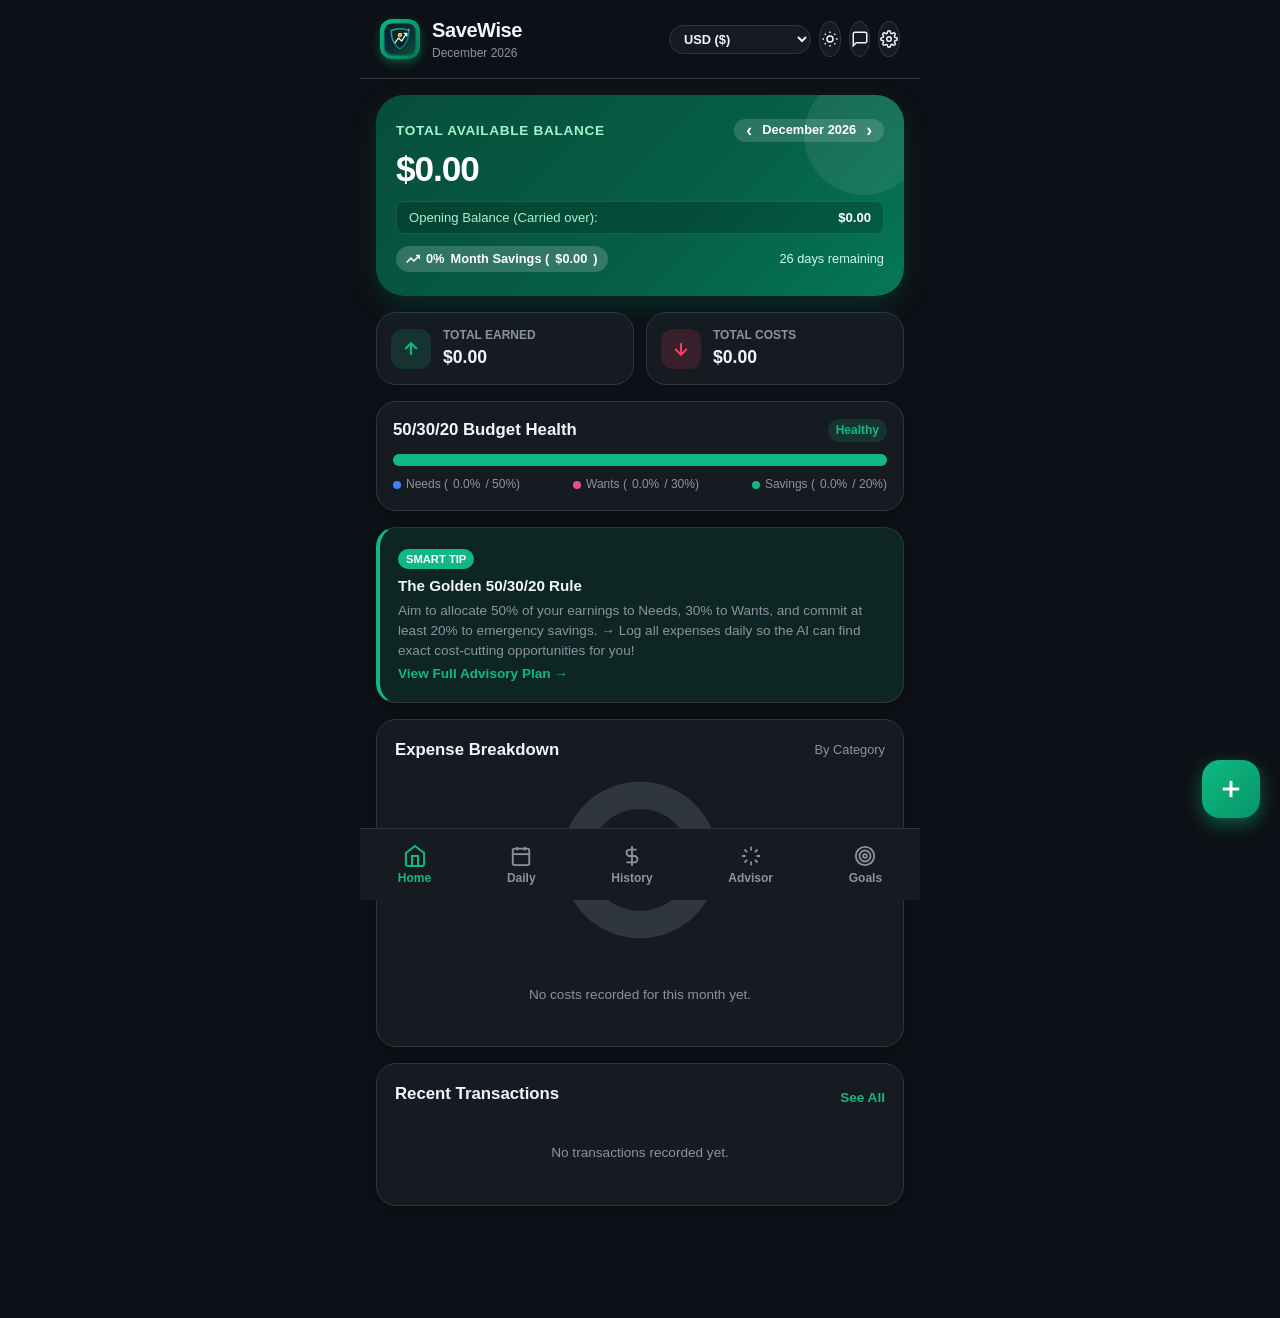
<file: www/index.html>
<!DOCTYPE html>
<html lang="en">
<head>
  <meta charset="UTF-8">
  <meta name="viewport" content="width=device-width, initial-scale=1.0, maximum-scale=1.0, user-scalable=no, viewport-fit=cover">
  <meta name="theme-color" content="#10b981">
  <meta name="apple-mobile-web-app-capable" content="yes">
  <meta name="apple-mobile-web-app-status-bar-style" content="black-translucent">
  <title>SaveWise: Smart Finance &amp; Budget Planner</title>
  <link rel="manifest" href="manifest.json">
  <link rel="stylesheet" href="styles.css">
</head>
<body class="dark-theme">
  <div id="app" class="app-container">

    <!-- Top App Bar -->
    <header class="top-bar">
      <div class="brand">
        <div class="brand-icon">
          <img src="icons/logo.svg" alt="SaveWise Logo" width="34" height="34" style="display:block;border-radius:8px;">
        </div>
        <div>
          <h1 class="app-title">SaveWise</h1>
          <span class="app-subtitle" id="currentDateDisplay">October 2026</span>
        </div>
      </div>
      <div class="top-actions">
        <select id="currencySelector" class="currency-select" title="Change Currency">
          <option value="$" selected>USD ($)</option>
          <option value="৳">BDT (৳)</option>
          <option value="₹">INR (₹)</option>
          <option value="€">EUR (€)</option>
          <option value="£">GBP (£)</option>
          <option value="₨">PKR (₨)</option>
          <option value="C$">CAD (C$)</option>
          <option value="A$">AUD (A$)</option>
          <option value="د.إ">AED (د.إ)</option>
        </select>
        <button id="themeToggleBtn" class="icon-btn" title="Toggle Theme" aria-label="Toggle Theme">
          <svg class="sun-icon" viewBox="0 0 24 24" fill="none" stroke="currentColor" stroke-width="2"><circle cx="12" cy="12" r="4"/><path d="M12 2v2M12 20v2M4.93 4.93l1.41 1.41M17.66 17.66l1.41 1.41M2 12h2M20 12h2M6.34 17.66l-1.41 1.41M19.07 4.93l-1.41 1.41"/></svg>
        </button>
        <button id="smsSyncBtn" class="icon-btn" title="SMS Auto-Track" aria-label="SMS Sync" style="position:relative;">
          <svg viewBox="0 0 24 24" fill="none" stroke="currentColor" stroke-width="2"><path d="M21 15a2 2 0 0 1-2 2H7l-4 4V5a2 2 0 0 1 2-2h14a2 2 0 0 1 2 2z"/></svg>
          <span id="smsBadgeCount" style="display:none;position:absolute;top:-4px;right:-4px;background:#ef4444;color:#fff;font-size:10px;font-weight:bold;border-radius:10px;padding:1px 5px;line-height:14px;border:2px solid #0d1117;">0</span>
        </button>
        <button id="settingsBtn" class="icon-btn" title="Settings & Backup" aria-label="Settings">
          <svg viewBox="0 0 24 24" fill="none" stroke="currentColor" stroke-width="2"><circle cx="12" cy="12" r="3"/><path d="M19.4 15a1.65 1.65 0 0 0 .33 1.82l.06.06a2 2 0 0 1 0 2.83 2 2 0 0 1-2.83 0l-.06-.06a1.65 1.65 0 0 0-1.82-.33 1.65 1.65 0 0 0-1 1.51V21a2 2 0 0 1-2 2 2 2 0 0 1-2-2v-.09A1.65 1.65 0 0 0 9 19.4a1.65 1.65 0 0 0-1.82.33l-.06.06a2 2 0 0 1-2.83 0 2 2 0 0 1 0-2.83l.06-.06a1.65 1.65 0 0 0 .33-1.82 1.65 1.65 0 0 0-1.51-1H3a2 2 0 0 1-2-2 2 2 0 0 1 2-2h.09A1.65 1.65 0 0 0 4.6 9a1.65 1.65 0 0 0-.33-1.82l-.06-.06a2 2 0 0 1 0-2.83 2 2 0 0 1 2.83 0l.06.06a1.65 1.65 0 0 0 1.82.33H9a1.65 1.65 0 0 0 1-1.51V3a2 2 0 0 1 2-2 2 2 0 0 1 2 2v.09a1.65 1.65 0 0 0 1 1.51 1.65 1.65 0 0 0 1.82-.33l.06-.06a2 2 0 0 1 2.83 0 2 2 0 0 1 0 2.83l-.06.06a1.65 1.65 0 0 0-.33 1.82V9a1.65 1.65 0 0 0 1.51 1H21a2 2 0 0 1 2 2 2 2 0 0 1-2 2h-.09a1.65 1.65 0 0 0-1.51 1z"/></svg>
        </button>
      </div>
    </header>

    <!-- Main Content Area -->
    <main class="content-area">

      <!-- TAB 1: DASHBOARD -->
      <section id="tab-dashboard" class="tab-pane active">
        <!-- Monthly Financial Cards -->
        <div class="balance-card">
          <div style="display:flex;justify-content:space-between;align-items:center;margin-bottom:8px;">
            <div class="balance-label" style="margin-bottom:0;">Total Available Balance</div>
            <!-- Month Selector -->
            <div class="month-selector-wrap">
              <button id="prevMonthBtn" class="month-nav-btn" title="Previous Month" aria-label="Previous Month">&lsaquo;</button>
              <span id="selectedMonthLabel" class="selected-month-label">October 2026</span>
              <button id="nextMonthBtn" class="month-nav-btn" title="Next Month" aria-label="Next Month">&rsaquo;</button>
            </div>
          </div>
          <div class="balance-amount" id="availableBalanceDisplay">$0.00</div>

          <!-- Opening Balance Breakdown Row -->
          <div class="opening-balance-row">
            <span class="opening-label">Opening Balance (Carried over):</span>
            <strong class="opening-amount" id="openingBalanceDisplay">$0.00</strong>
          </div>

          <div class="balance-meta" style="margin-top:12px;">
            <span class="savings-badge" id="savingsRateBadge">
              <svg viewBox="0 0 24 24" fill="none" stroke="currentColor" stroke-width="2.5"><polyline points="23 6 13.5 15.5 8.5 10.5 1 18"/><polyline points="17 6 23 6 23 12"/></svg>
              <span id="savingsRateDisplay">0%</span> Month Savings (<span id="netSavingsDisplay">$0.00</span>)
            </span>
            <span class="days-left" id="daysLeftDisplay">30 days left</span>
          </div>
        </div>

        <!-- Earn vs Cost summary cards -->
        <div class="metric-grid">
          <div class="metric-card earn-card" id="filterEarnCard">
            <div class="metric-icon-wrap earn-icon">
              <svg viewBox="0 0 24 24" fill="none" stroke="currentColor" stroke-width="2.5"><line x1="12" y1="19" x2="12" y2="5"/><polyline points="5 12 12 5 19 12"/></svg>
            </div>
            <div>
              <div class="metric-title">Total Earned</div>
              <div class="metric-value" id="totalEarnDisplay">$0.00</div>
            </div>
          </div>
          <div class="metric-card cost-card" id="filterCostCard">
            <div class="metric-icon-wrap cost-icon">
              <svg viewBox="0 0 24 24" fill="none" stroke="currentColor" stroke-width="2.5"><line x1="12" y1="5" x2="12" y2="19"/><polyline points="19 12 12 19 5 12"/></svg>
            </div>
            <div>
              <div class="metric-title">Total Costs</div>
              <div class="metric-value" id="totalCostDisplay">$0.00</div>
            </div>
          </div>
        </div>

        <!-- 50/30/20 Rule Progress Card -->
        <div class="card rule-card">
          <div class="card-header">
            <h3>50/30/20 Budget Health</h3>
            <span class="badge info" id="budgetHealthBadge">On Track</span>
          </div>
          <div class="budget-split-bars">
            <div class="split-segment needs-segment" id="needsBar" style="width: 50%" title="Needs"></div>
            <div class="split-segment wants-segment" id="wantsBar" style="width: 30%" title="Wants"></div>
            <div class="split-segment savings-segment" id="savingsBar" style="width: 20%" title="Savings"></div>
          </div>
          <div class="rule-legend">
            <div class="legend-item"><span class="dot needs-dot"></span> Needs (<span id="needsPctDisplay">0%</span> / 50%)</div>
            <div class="legend-item"><span class="dot wants-dot"></span> Wants (<span id="wantsPctDisplay">0%</span> / 30%)</div>
            <div class="legend-item"><span class="dot savings-dot"></span> Savings (<span id="savingsPctDisplay">0%</span> / 20%)</div>
          </div>
        </div>

        <!-- Quick AI Savings Alert Banner -->
        <div class="card tip-banner" id="dashboardHeroTip">
          <div class="tip-banner-header">
            <div class="tip-chip" id="dashboardTipBadge">Savings Advisor</div>
          </div>
          <div class="tip-banner-body">
            <h4 id="dashboardTipTitle">Smart Advice Loading...</h4>
            <p id="dashboardTipMsg">Start adding your earnings and daily expenses to receive customized cost-cutting suggestions!</p>
          </div>
          <button class="text-link-btn" id="seeAllTipsBtn">View Full Advisory Plan &rarr;</button>
        </div>

        <!-- Category Spending Chart Card -->
        <div class="card chart-card">
          <div class="card-header">
            <h3>Expense Breakdown</h3>
            <span class="subtext">By Category</span>
          </div>
          <div class="chart-container">
            <svg id="categoryDonutChart" viewBox="0 0 100 100" class="donut-svg"></svg>
            <div id="chartCenterText" class="donut-center-text">
              <span class="chart-total-label">Cost</span>
              <span class="chart-total-amount" id="chartTotalAmount">$0</span>
            </div>
          </div>
          <div id="categoryLegendList" class="category-legend-list"></div>
        </div>

        <!-- Recent Transactions -->
        <div class="card">
          <div class="card-header">
            <h3>Recent Transactions</h3>
            <button class="text-link-btn" id="viewAllTxBtn">See All</button>
          </div>
          <div id="recentTxList" class="transaction-list">
            <div class="empty-state">No transactions yet. Tap + to add!</div>
          </div>
        </div>
      </section>

      <!-- TAB 2: DAILY EXPENSES -->
      <section id="tab-daily" class="tab-pane">
        <!-- Daily Tracker Card -->
        <div class="card daily-hero-card">
          <div class="daily-hero-header">
            <div>
              <span class="daily-hero-badge">Today's Expense Tracker</span>
              <h2 id="todayDateHeading">Today</h2>
            </div>
            <button id="editDailyLimitBtn" class="pill-btn" title="Edit Daily Budget">
              Limit: <span id="dailyLimitVal">$25.00</span> ✎
            </button>
          </div>

          <div class="daily-meter">
            <div class="meter-bar">
              <div id="dailySpentBar" class="meter-fill" style="width: 0%"></div>
            </div>
            <div class="meter-stats">
              <div>
                <span class="label">Spent Today:</span>
                <span class="val text-cost" id="todaySpentVal">$0.00</span>
              </div>
              <div>
                <span class="label">Remaining:</span>
                <span class="val text-earn" id="todayRemainingVal">$25.00</span>
              </div>
            </div>
          </div>
        </div>

        <!-- Fast 1-Tap Daily Expense Buttons -->
        <div class="card">
          <div class="card-header">
            <h3>Quick Daily Logging</h3>
            <span class="subtext">1-Tap Frequent Costs</span>
          </div>
          <div class="quick-chips-grid">
            <button class="quick-chip" data-cat="Dining Out" data-name="Coffee / Tea" data-amount="3">
              ☕ Coffee/Tea
            </button>
            <button class="quick-chip" data-cat="Dining Out" data-name="Lunch" data-amount="10">
              🍱 Lunch
            </button>
            <button class="quick-chip" data-cat="Groceries" data-name="Daily Groceries" data-amount="15">
              🛒 Groceries
            </button>
            <button class="quick-chip" data-cat="Transport & Fuel" data-name="Bus/Train/Taxi" data-amount="5">
              🚌 Transport
            </button>
            <button class="quick-chip" data-cat="Dining Out" data-name="Evening Snacks" data-amount="4">
              🍿 Snacks
            </button>
            <button class="quick-chip" data-cat="Utilities & Bills" data-name="Mobile Recharge" data-amount="10">
              📱 Mobile Bill
            </button>
          </div>
        </div>

        <!-- Today's Transactions Log -->
        <div class="card">
          <div class="card-header">
            <h3>Today's Activity Log</h3>
            <span id="todayCountBadge" class="count-badge">0 items</span>
          </div>
          <div id="todayTxList" class="transaction-list">
            <div class="empty-state">No costs recorded for today yet.</div>
          </div>
        </div>
      </section>

      <!-- TAB 3: TRANSACTIONS (CRUD) -->
      <section id="tab-transactions" class="tab-pane">
        <!-- Filter and Search Bar -->
        <div class="filter-controls">
          <div class="search-wrap">
            <svg viewBox="0 0 24 24" fill="none" stroke="currentColor" stroke-width="2"><circle cx="11" cy="11" r="8"/><line x1="21" y1="21" x2="16.65" y2="16.65"/></svg>
            <input type="text" id="txSearchInput" placeholder="Search costs, earnings, notes...">
          </div>
          <div class="filter-row">
            <select id="txTypeFilter" class="filter-select">
              <option value="all">All Types</option>
              <option value="cost">Only Costs (Expenses)</option>
              <option value="earn">Only Earnings (Income)</option>
            </select>
            <select id="txCategoryFilter" class="filter-select">
              <option value="all">All Categories</option>
            </select>
          </div>
          <div class="filter-row">
            <select id="txTimeFilter" class="filter-select">
              <option value="all">All Time</option>
              <option value="this_month" selected>This Month</option>
              <option value="today">Today</option>
              <option value="last_7_days">Last 7 Days</option>
              <option value="last_month">Last Month</option>
            </select>
            <button id="exportCsvBtn" class="pill-btn secondary-btn" title="Export to CSV">
              📥 Export CSV
            </button>
          </div>
        </div>

        <!-- Transaction List -->
        <div class="card">
          <div class="card-header">
            <h3 id="txListHeading">Transactions</h3>
            <span id="txTotalCount" class="subtext">0 records</span>
          </div>
          <div id="allTxList" class="transaction-list">
            <div class="empty-state">No transactions match your filter.</div>
          </div>
        </div>
      </section>

      <!-- TAB 4: ADVISOR & SAVINGS -->
      <section id="tab-advisor" class="tab-pane">
        <!-- Advisory Hero -->
        <div class="card advisor-hero-card">
          <div class="advisor-hero-header">
            <div class="advisor-avatar">
              <svg viewBox="0 0 24 24" fill="none" stroke="currentColor" stroke-width="2"><circle cx="12" cy="12" r="10"/><path d="M9.09 9a3 3 0 0 1 5.83 1c0 2-3 3-3 3"/><line x1="12" y1="17" x2="12.01" y2="17"/></svg>
            </div>
            <div>
              <h2>AI Financial Coach</h2>
              <p>Personalized suggestions to maximize your monthly savings</p>
            </div>
          </div>

          <!-- Month Projection Meter -->
          <div class="projection-grid">
            <div class="projection-box">
              <span class="proj-label">Daily Burn Rate</span>
              <span class="proj-val" id="advDailyBurn">$0.00/day</span>
            </div>
            <div class="projection-box">
              <span class="proj-label">Projected Month-End Savings</span>
              <span class="proj-val text-earn" id="advProjectedSavings">$0.00</span>
            </div>
          </div>
        </div>

        <!-- Actionable Suggestions Feed -->
        <div class="section-title">Actionable Recommendations</div>
        <div id="advisorSuggestionsList" class="suggestions-list">
          <!-- Dynamically populated -->
        </div>

        <!-- Interactive "What-If" Savings Simulator -->
        <div class="card simulator-card">
          <div class="card-header">
            <h3>Interactive Savings Simulator</h3>
            <span class="badge success">What-If Tool</span>
          </div>
          <p class="subtext">Slide to see how reducing discretionary spending boosts your bank balance!</p>

          <div class="sim-slider-group">
            <div class="slider-header">
              <span>Cut Dining Out spending by:</span>
              <strong id="diningCutVal">25%</strong>
            </div>
            <input type="range" id="diningCutSlider" min="0" max="60" step="5" value="25">
          </div>

          <div class="sim-slider-group">
            <div class="slider-header">
              <span>Cut Shopping spending by:</span>
              <strong id="shoppingCutVal">20%</strong>
            </div>
            <input type="range" id="shoppingCutSlider" min="0" max="60" step="5" value="20">
          </div>

          <div class="sim-results">
            <div class="sim-result-box">
              <span>Extra Monthly Savings</span>
              <strong id="simMonthlySaved" class="text-earn">+$0.00</strong>
            </div>
            <div class="sim-result-box highlight">
              <span>Extra in 1 Year</span>
              <strong id="simAnnualSaved" class="text-earn">+$0.00</strong>
            </div>
          </div>
        </div>
      </section>

      <!-- TAB 5: GOALS -->
      <section id="tab-goals" class="tab-pane">
        <div class="card goals-header-card">
          <div class="card-header">
            <div>
              <h2>Target Savings Goals</h2>
              <p class="subtext">Set targets and track milestones towards financial freedom</p>
            </div>
            <button id="addGoalBtn" class="primary-btn sm-btn">+ New Goal</button>
          </div>
        </div>

        <div id="goalsList" class="goals-grid">
          <!-- Dynamically populated goals -->
        </div>
      </section>

    </main>

    <!-- Floating Action Button (FAB) -->
    <button id="mainFab" class="floating-fab" aria-label="Add transaction" title="Add Cost or Earnings">
      <svg viewBox="0 0 24 24" fill="none" stroke="currentColor" stroke-width="2.5"><line x1="12" y1="5" x2="12" y2="19"/><line x1="5" y1="12" x2="19" y2="12"/></svg>
    </button>

    <!-- Bottom Navigation Bar (Material 3 Android style) -->
    <nav class="bottom-nav">
      <button class="nav-item active" data-tab="tab-dashboard">
        <svg viewBox="0 0 24 24" fill="none" stroke="currentColor" stroke-width="2"><path d="M3 9l9-7 9 7v11a2 2 0 0 1-2 2H5a2 2 0 0 1-2-2z"/><polyline points="9 22 9 12 15 12 15 22"/></svg>
        <span>Home</span>
      </button>
      <button class="nav-item" data-tab="tab-daily">
        <svg viewBox="0 0 24 24" fill="none" stroke="currentColor" stroke-width="2"><rect x="3" y="4" width="18" height="18" rx="2" ry="2"/><line x1="16" y1="2" x2="16" y2="6"/><line x1="8" y1="2" x2="8" y2="6"/><line x1="3" y1="10" x2="21" y2="10"/></svg>
        <span>Daily</span>
      </button>
      <button class="nav-item" data-tab="tab-transactions">
        <svg viewBox="0 0 24 24" fill="none" stroke="currentColor" stroke-width="2"><line x1="12" y1="1" x2="12" y2="23"/><path d="M17 5H9.5a3.5 3.5 0 0 0 0 7h5a3.5 3.5 0 0 1 0 7H6"/></svg>
        <span>History</span>
      </button>
      <button class="nav-item" data-tab="tab-advisor">
        <svg viewBox="0 0 24 24" fill="none" stroke="currentColor" stroke-width="2"><path d="M12 2v4M12 18v4M4.93 4.93l2.83 2.83M16.24 16.24l2.83 2.83M2 12h4M18 12h4M4.93 19.07l2.83-2.83M16.24 7.76l2.83-2.83"/></svg>
        <span>Advisor</span>
      </button>
      <button class="nav-item" data-tab="tab-goals">
        <svg viewBox="0 0 24 24" fill="none" stroke="currentColor" stroke-width="2"><circle cx="12" cy="12" r="10"/><circle cx="12" cy="12" r="6"/><circle cx="12" cy="12" r="2"/></svg>
        <span>Goals</span>
      </button>
    </nav>

    <!-- MODAL: ADD / EDIT TRANSACTION -->
    <div id="txModal" class="modal-overlay">
      <div class="modal-sheet">
        <div class="modal-header">
          <h3 id="modalTitle">Record Transaction</h3>
          <button class="close-btn" id="closeTxModalBtn">&times;</button>
        </div>

        <form id="txForm" class="modal-form">
          <input type="hidden" id="editTxId">

          <!-- Type Switcher -->
          <div class="type-toggle-group">
            <button type="button" class="type-toggle-btn active" id="typeCostBtn" data-type="cost">
              🔻 Expense (Cost)
            </button>
            <button type="button" class="type-toggle-btn" id="typeEarnBtn" data-type="earn">
              🟢 Income (Earn)
            </button>
          </div>

          <!-- Amount -->
          <div class="form-group">
            <label for="txAmount">Amount (<span class="currency-label">$</span>)</label>
            <div class="amount-input-wrap">
              <span class="currency-symbol">$</span>
              <input type="number" step="0.01" min="0.01" id="txAmount" placeholder="0.00" required autofocus>
            </div>
          </div>

          <!-- Title / Note -->
          <div class="form-group">
            <label for="txTitle">Description / Item Name</label>
            <input type="text" id="txTitle" placeholder="e.g. Groceries, Freelance project, Lunch" required>
          </div>

          <!-- Category -->
          <div class="form-group">
            <label for="txCategory">Category</label>
            <select id="txCategory" required>
              <!-- Filled dynamically based on type -->
            </select>
          </div>

          <div class="form-row">
            <!-- Date -->
            <div class="form-group flex-1">
              <label for="txDate">Date</label>
              <input type="date" id="txDate" required>
            </div>
            <!-- Payment Mode -->
            <div class="form-group flex-1">
              <label for="txPaymentMethod">Payment Mode</label>
              <select id="txPaymentMethod">
                <option value="Cash">Cash</option>
                <option value="Debit Card">Debit Card</option>
                <option value="Credit Card">Credit Card</option>
                <option value="Mobile Banking">Mobile Banking (bKash/UPI/Venmo)</option>
                <option value="Bank Transfer">Bank Transfer</option>
              </select>
            </div>
          </div>

          <div class="form-actions">
            <button type="button" class="pill-btn secondary-btn" id="cancelTxBtn">Cancel</button>
            <button type="submit" class="primary-btn" id="saveTxBtn">Save Entry</button>
          </div>
        </form>
      </div>
    </div>

    <!-- MODAL: ADD / EDIT GOAL -->
    <div id="goalModal" class="modal-overlay">
      <div class="modal-sheet">
        <div class="modal-header">
          <h3 id="goalModalTitle">New Savings Goal</h3>
          <button class="close-btn" id="closeGoalModalBtn">&times;</button>
        </div>

        <form id="goalForm" class="modal-form">
          <input type="hidden" id="editGoalId">

          <div class="form-group">
            <label for="goalName">Goal Name</label>
            <input type="text" id="goalName" placeholder="e.g. Emergency Fund, New Laptop, Vacation" required>
          </div>

          <div class="form-row">
            <div class="form-group flex-1">
              <label for="goalTarget">Target Amount (<span class="currency-label">$</span>)</label>
              <input type="number" step="1" min="1" id="goalTarget" placeholder="1000" required>
            </div>
            <div class="form-group flex-1">
              <label for="goalSaved">Currently Saved</label>
              <input type="number" step="1" min="0" id="goalSaved" placeholder="0" value="0">
            </div>
          </div>

          <div class="form-group">
            <label for="goalDeadline">Target Date (Optional)</label>
            <input type="date" id="goalDeadline">
          </div>

          <div class="form-actions">
            <button type="button" class="pill-btn secondary-btn" id="cancelGoalBtn">Cancel</button>
            <button type="submit" class="primary-btn">Save Goal</button>
          </div>
        </form>
      </div>
    </div>

    <!-- MODAL: EDIT DAILY LIMIT -->
    <div id="dailyLimitModal" class="modal-overlay">
      <div class="modal-sheet sm-sheet">
        <div class="modal-header">
          <h3>Set Daily Spending Limit</h3>
          <button class="close-btn" id="closeDailyLimitModalBtn">&times;</button>
        </div>
        <div class="modal-form">
          <p class="subtext">Setting a daily spending cap prevents accidental budget leaks and trains consistent savings habits.</p>
          <div class="form-group">
            <label for="customDailyInput">Daily Limit (<span class="currency-label">$</span>)</label>
            <div class="amount-input-wrap">
              <span class="currency-symbol">$</span>
              <input type="number" step="1" min="1" id="customDailyInput" placeholder="25">
            </div>
          </div>
          <div class="form-actions">
            <button type="button" class="pill-btn secondary-btn" id="cancelDailyLimitBtn">Cancel</button>
            <button type="button" class="primary-btn" id="saveDailyLimitBtn">Update Limit</button>
          </div>
        </div>
      </div>
    </div>

    <!-- MODAL: SETTINGS & BACKUP -->
    <div id="settingsModal" class="modal-overlay">
      <div class="modal-sheet">
        <div class="modal-header">
          <h3>Settings & Data Management</h3>
          <button class="close-btn" id="closeSettingsModalBtn">&times;</button>
        </div>
        <div class="settings-content">
          <div class="setting-item">
            <div>
              <strong>Sound Effects</strong>
              <p class="subtext">Pleasant audio feedback when adding and saving</p>
            </div>
            <label class="switch">
              <input type="checkbox" id="soundToggle" checked>
              <span class="slider round"></span>
            </label>
          </div>

          <div class="setting-item">
            <div>
              <strong>App Lock & Screen Protection</strong>
              <p class="subtext">Require Biometric or device PIN to open. Blocks screenshots & task preview.</p>
            </div>
            <label class="switch">
              <input type="checkbox" id="appLockToggle">
              <span class="slider round"></span>
            </label>
          </div>

          <div class="setting-item-block">
            <strong>Automatic SMS Sync</strong>
            <p class="subtext">Auto-detect bank and wallet SMS on your device.</p>
            <div class="btn-group mt-2">
              <button class="pill-btn secondary-btn" id="checkSmsPermissionSettingBtn">📱 SMS Permissions</button>
              <button class="pill-btn secondary-btn" id="openBatteryGuideBtn">🔋 Battery Settings</button>
            </div>
          </div>

          <div class="setting-item-block">
            <strong>Trusted SMS Senders Whitelist</strong>
            <p class="subtext">Only SMS from these senders/banks are processed. Others are ignored.</p>
            <input type="text" id="trustedSendersInput" class="form-input mt-2" placeholder="bKash, NAGAD, Rocket, 16216, City Bank..." style="width:100%;box-sizing:border-box;background:#0d1117;color:#fff;border:1px solid #30363d;padding:8px 12px;border-radius:8px;font-size:13px;">
            <button class="pill-btn secondary-btn mt-2" id="saveTrustedSendersBtn" style="padding:6px 14px;font-size:12px;">Save Senders</button>
          </div>

          <hr class="divider">

          <div class="setting-item-block">
            <strong>Android APK & Installation</strong>
            <p class="subtext">Install this app natively on your phone or compile the included Android Studio APK package.</p>
            <button class="pill-btn primary-btn mt-2" id="openApkGuideBtn">📲 APK & Installation Guide</button>
          </div>

          <hr class="divider">

          <div class="setting-item-block" style="background:#1f190e;border:1px solid #d97706;border-radius:10px;padding:12px;">
            <strong style="color:#fbbf24;">⚠️ Missing Data Recovery</strong>
            <p class="subtext" style="color:#d1d5db;margin-top:4px;">Did your transactions disappear after updating the app? Tap below to recover your previous database:</p>
            <div class="btn-group mt-2">
              <button class="pill-btn primary-btn" id="recoverLegacyDataBtn" style="background:#d97706;color:#fff;">🔄 Recover Previous Data</button>
              <button class="pill-btn secondary-btn" id="toggleLegacyModeBtn">⚙️ Switch Storage Mode</button>
            </div>
            <p id="storageModeStatus" style="font-size:11px;color:#9ca3af;margin-top:8px;">Storage: Secure Virtual Domain</p>
          </div>

          <hr class="divider">

          <div class="setting-item-block">
            <strong>Data Backup & Restore</strong>
            <p class="subtext">Your data is stored 100% locally and privately on this device.</p>
            <div class="btn-group mt-2">
              <button class="pill-btn secondary-btn" id="backupDataBtn">💾 Backup to JSON</button>
              <label class="pill-btn secondary-btn file-label" for="restoreFileInput">
                📂 Restore from JSON
              </label>
              <input type="file" id="restoreFileInput" accept=".json" style="display:none">
            </div>
          </div>

          <hr class="divider">

          <div class="setting-item-block">
            <strong>Demo Data</strong>
            <p class="subtext">Populate with realistic sample expenses and income to test all AI savings features immediately.</p>
            <button class="pill-btn secondary-btn mt-2" id="loadSampleDataBtn">✨ Load Demo Data</button>
          </div>

          <hr class="divider">

          <div class="setting-item-block">
            <strong class="text-cost">Reset Everything</strong>
            <p class="subtext">Clear all transactions and reset your budget.</p>
            <button class="pill-btn danger-btn mt-2" id="clearAllDataBtn">🗑️ Clear All Data</button>
          </div>
        </div>
      </div>
    </div>

    <!-- MODAL: APK GUIDE -->
    <div id="apkGuideModal" class="modal-overlay">
      <div class="modal-sheet">
        <div class="modal-header">
          <h3>Android APK Installation Guide</h3>
          <button class="close-btn" id="closeApkGuideBtn">&times;</button>
        </div>
        <div class="guide-content">
          <div class="guide-step">
            <div class="step-num">Method 1</div>
            <div class="step-details">
              <strong>Direct Native WebAPK (Fastest - No Android Studio needed)</strong>
              <p>1. Open this app in Google Chrome or Microsoft Edge on your Android phone.</p>
              <p>2. Tap the Chrome menu (⋮) -> Select <strong>"Install app"</strong> or <strong>"Add to Home Screen"</strong>.</p>
              <p>3. Android will automatically compile and install a native <code>.apk</code> on your home screen and app drawer with 100% offline capability.</p>
            </div>
          </div>

          <div class="guide-step">
            <div class="step-num">Method 2</div>
            <div class="step-details">
              <strong>1-Minute Cloud APK Generator (PWABuilder)</strong>
              <p>1. Open PWABuilder.com in your browser.</p>
              <p>2. Enter your app's URL or upload this folder.</p>
              <p>3. Click <strong>"Generate Android APK"</strong> -> Download signed APK ready for side-loading!</p>
            </div>
          </div>

          <div class="guide-step">
            <div class="step-num">Method 3</div>
            <div class="step-details">
              <strong>Full Android Studio Project (Included in Workspace)</strong>
              <p>The native Android project is located at <code>savewise-app/android/</code>.</p>
              <p>1. Open Android Studio -> Select <strong>Open Project</strong> -> choose <code>savewise-app/android</code>.</p>
              <p>2. Click <strong>Build</strong> -> <strong>Build Bundle(s) / APK(s)</strong> -> <strong>Build APK(s)</strong>.</p>
              <p>3. Your debug/release APK will be generated in <code>app/build/outputs/apk/</code>!</p>
            </div>
          </div>
        </div>
      </div>
    </div>

    <!-- MODAL: SMS PERMISSION EXPLANATION (Step 3) -->
    <div id="smsPermissionModal" class="modal-overlay">
      <div class="modal-sheet">
        <div class="modal-header">
          <h3>⚡ Automatic SMS Tracking</h3>
          <button class="close-btn" id="closeSmsPermissionBtn">&times;</button>
        </div>
        <div style="padding:16px 20px 24px;">
          <div style="font-size:48px;text-align:center;margin:8px 0 16px;">📱</div>
          <h4 style="margin:0 0 8px;font-size:16px;text-align:center;color:#10b981;">Private & Zero-Cloud Sync</h4>
          <p style="color:#8b949e;font-size:13px;line-height:1.5;margin-bottom:16px;text-align:center;">
            SaveWise reads <strong>only bank and mobile wallet SMS</strong> (bKash, Nagad, Rocket, CellFin, City Bank, EBL, etc.) directly on your device to automatically calculate your debits, credits, and balance.
          </p>
          <div style="background:#161b22;border:1px solid #30363d;border-radius:10px;padding:12px;font-size:12px;color:#c9d1d9;margin-bottom:20px;line-height:1.4;">
            🔒 <strong>100% Offline:</strong> OTPs and personal texts are strictly ignored. Your financial SMS never leave this device.
          </div>
          <button class="pill-btn primary-btn" id="grantSmsPermissionBtn" style="width:100%;padding:14px 0;font-size:15px;font-weight:bold;">Enable Auto-Track</button>
          <button class="pill-btn secondary-btn mt-2" id="skipSmsPermissionBtn" style="width:100%;">Not Now</button>
        </div>
      </div>
    </div>

    <!-- MODAL: PENDING REVIEW (Step 9) -->
    <div id="pendingReviewModal" class="modal-overlay">
      <div class="modal-sheet" style="max-height:85vh;display:flex;flex-direction:column;">
        <div class="modal-header">
          <h3>📥 Pending SMS Review (<span id="pendingCountDisplay">0</span>)</h3>
          <button class="close-btn" id="closePendingReviewBtn">&times;</button>
        </div>
        <div style="padding:10px 20px 0;display:flex;justify-content:space-between;align-items:center;">
          <span style="font-size:12px;color:#8b949e;">Review auto-detected transactions</span>
          <button id="scanMissedSmsBtn" class="pill-btn secondary-btn" style="padding:4px 10px;font-size:12px;">🔄 Scan Missed</button>
        </div>
        <div id="pendingReviewList" style="flex:1;overflow-y:auto;padding:12px 20px 20px;">
          <!-- Dynamically populated -->
        </div>
      </div>
    </div>

    <!-- MODAL: BATTERY OPTIMIZATION GUIDE (Step 12) -->
    <div id="batteryGuideModal" class="modal-overlay">
      <div class="modal-sheet">
        <div class="modal-header">
          <h3>🔋 Background Auto-Track Guide</h3>
          <button class="close-btn" id="closeBatteryGuideBtn">&times;</button>
        </div>
        <div style="padding:16px 20px 24px;">
          <p style="color:#8b949e;font-size:13px;line-height:1.5;margin-bottom:14px;">
            Devices from <strong>Xiaomi (MIUI), Oppo, Vivo, OnePlus, and Samsung</strong> aggressively stop background apps to save battery. To ensure bank SMS are detected instantly:
          </p>
          <div style="background:#161b22;border:1px solid #30363d;border-radius:10px;padding:12px;margin-bottom:16px;font-size:12px;color:#c9d1d9;line-height:1.5;">
            <strong>Recommended Settings:</strong><br>
            1. <strong>Autostart:</strong> Enable Autostart for <em>SaveWise</em>.<br>
            2. <strong>Battery Saver:</strong> Set to <em>"No restrictions"</em>.<br>
            3. <strong>Lock App in Recents:</strong> Swipe down on SaveWise in Recent Apps and lock it.
          </div>
          <button class="pill-btn primary-btn" id="openBatterySettingsBtn" style="width:100%;padding:12px 0;">⚙️ Open Battery Settings</button>
        </div>
      </div>
    </div>

    <!-- Toast Notification -->
    <div id="toast" class="toast"></div>

  </div>

  <script src="advisory.js"></script>
  <script src="test_carryover.js"></script>
  <script src="app.js"></script>
</body>
</html>
</file>
<file: www/styles.css>
/* ==========================================================================
   SaveWise - Material Design 3 Mobile Theme & Layout
   ========================================================================== */

:root {
  --font-family: -apple-system, BlinkMacSystemFont, "Segoe UI", Roboto, "Helvetica Neue", Arial, sans-serif;
  
  /* Primary & Accents */
  --primary: #10b981;
  --primary-hover: #059669;
  --primary-light: rgba(16, 185, 129, 0.12);
  --earn: #10b981;
  --earn-light: rgba(16, 185, 129, 0.15);
  --cost: #f43f5e;
  --cost-light: rgba(244, 63, 94, 0.15);
  --warning: #f59e0b;
  --warning-light: rgba(245, 158, 11, 0.15);
  --info: #3b82f6;
  --info-light: rgba(59, 130, 246, 0.15);
  
  /* 50/30/20 Rule Colors */
  --needs-color: #3b82f6;
  --wants-color: #ec4899;
  --savings-color: #10b981;

  --border-radius-sm: 8px;
  --border-radius-md: 14px;
  --border-radius-lg: 20px;
  --border-radius-xl: 28px;
  --transition-speed: 0.2s;
  --shadow-sm: 0 2px 6px rgba(0, 0, 0, 0.2);
  --shadow-md: 0 4px 14px rgba(0, 0, 0, 0.3);
  --shadow-lg: 0 8px 24px rgba(0, 0, 0, 0.4);
}

/* Dark Theme (Default) */
body.dark-theme {
  --bg-app: #0d1117;
  --bg-card: #161b22;
  --bg-card-secondary: #21262d;
  --bg-nav: #161b22;
  --border-color: #30363d;
  --text-main: #f0f6fc;
  --text-muted: #8b949e;
  --input-bg: #0d1117;
  --sheet-bg: #161b22;
}

/* Light Theme */
body.light-theme {
  --bg-app: #f4f6f8;
  --bg-card: #ffffff;
  --bg-card-secondary: #f0f3f6;
  --bg-nav: #ffffff;
  --border-color: #e2e8f0;
  --text-main: #0f172a;
  --text-muted: #64748b;
  --input-bg: #f8fafc;
  --sheet-bg: #ffffff;
  --shadow-sm: 0 2px 6px rgba(0, 0, 0, 0.05);
  --shadow-md: 0 4px 14px rgba(0, 0, 0, 0.08);
  --shadow-lg: 0 10px 25px rgba(0, 0, 0, 0.12);
}

* {
  box-sizing: border-box;
  margin: 0;
  padding: 0;
  -webkit-tap-highlight-color: transparent;
}

body {
  font-family: var(--font-family);
  background-color: var(--bg-app);
  color: var(--text-main);
  line-height: 1.45;
  user-select: none;
  overflow-x: hidden;
  padding-bottom: env(safe-area-inset-bottom, 20px);
}

/* Container */
.app-container {
  max-width: 560px;
  margin: 0 auto;
  min-height: 100vh;
  position: relative;
  display: flex;
  flex-direction: column;
}

/* Top App Bar */
.top-bar {
  display: flex;
  justify-content: space-between;
  align-items: center;
  padding: 16px 20px;
  position: sticky;
  top: 0;
  z-index: 40;
  background-color: var(--bg-app);
  border-bottom: 1px solid var(--border-color);
  backdrop-filter: blur(10px);
}

.brand {
  display: flex;
  align-items: center;
  gap: 12px;
}

.brand-icon {
  width: 40px;
  height: 40px;
  border-radius: 12px;
  background: linear-gradient(135deg, #10b981 0%, #047857 100%);
  display: flex;
  align-items: center;
  justify-content: center;
  color: #fff;
  box-shadow: 0 4px 10px rgba(16, 185, 129, 0.35);
}

.brand-icon svg {
  width: 24px;
  height: 24px;
}

.app-title {
  font-size: 1.25rem;
  font-weight: 700;
  letter-spacing: -0.02em;
}

.app-subtitle {
  font-size: 0.75rem;
  color: var(--text-muted);
  display: block;
}

.top-actions {
  display: flex;
  align-items: center;
  gap: 8px;
}

.currency-select {
  background: var(--bg-card);
  border: 1px solid var(--border-color);
  color: var(--text-main);
  border-radius: 20px;
  padding: 5px 10px;
  font-size: 0.8rem;
  font-weight: 600;
  outline: none;
  cursor: pointer;
}

.icon-btn {
  background: var(--bg-card);
  border: 1px solid var(--border-color);
  color: var(--text-main);
  width: 36px;
  height: 36px;
  border-radius: 50%;
  display: flex;
  align-items: center;
  justify-content: center;
  cursor: pointer;
  transition: transform var(--transition-speed);
}

.icon-btn:active {
  transform: scale(0.92);
}

.icon-btn svg {
  width: 18px;
  height: 18px;
}

/* Content Area */
.content-area {
  flex: 1;
  padding: 16px;
  padding-bottom: 96px; /* Room for Bottom Nav */
}

.tab-pane {
  display: none;
  animation: fadeIn 0.25s ease-in-out;
}

.tab-pane.active {
  display: block;
}

@keyframes fadeIn {
  from { opacity: 0; transform: translateY(6px); }
  to { opacity: 1; transform: translateY(0); }
}

/* Cards */
.card {
  background: var(--bg-card);
  border: 1px solid var(--border-color);
  border-radius: var(--border-radius-lg);
  padding: 18px;
  margin-bottom: 16px;
  box-shadow: var(--shadow-sm);
}

.card-header {
  display: flex;
  justify-content: space-between;
  align-items: center;
  margin-bottom: 12px;
}

.card-header h2, .card-header h3 {
  font-size: 1.05rem;
  font-weight: 600;
}

.subtext {
  font-size: 0.8rem;
  color: var(--text-muted);
}

/* Balance Hero Card */
.balance-card {
  background: linear-gradient(135deg, #064e3b 0%, #065f46 60%, #047857 100%);
  color: #ffffff;
  border-radius: var(--border-radius-xl);
  padding: 24px 20px;
  margin-bottom: 16px;
  box-shadow: 0 10px 25px rgba(6, 78, 59, 0.4);
  position: relative;
  overflow: hidden;
}

.balance-card::after {
  content: '';
  position: absolute;
  top: -20px;
  right: -20px;
  width: 120px;
  height: 120px;
  background: rgba(255, 255, 255, 0.08);
  border-radius: 50%;
  pointer-events: none;
}

.balance-label {
  font-size: 0.85rem;
  color: #a7f3d0;
  text-transform: uppercase;
  letter-spacing: 0.05em;
  font-weight: 600;
  margin-bottom: 6px;
}

.balance-amount {
  font-size: 2.2rem;
  font-weight: 800;
  letter-spacing: -0.03em;
  line-height: 1.1;
  margin-bottom: 12px;
}

.balance-meta {
  display: flex;
  justify-content: space-between;
  align-items: center;
}

.month-selector-wrap {
  display: inline-flex;
  align-items: center;
  background: rgba(255, 255, 255, 0.15);
  border-radius: 20px;
  padding: 2px 6px;
  gap: 4px;
}

.month-nav-btn {
  background: transparent;
  border: none;
  color: #fff;
  font-size: 1.1rem;
  font-weight: bold;
  cursor: pointer;
  padding: 0 6px;
  line-height: 1;
  border-radius: 50%;
  transition: background 0.15s ease;
}

.month-nav-btn:active {
  background: rgba(255, 255, 255, 0.25);
}

.selected-month-label {
  font-size: 0.8rem;
  font-weight: 600;
  color: #fff;
  white-space: nowrap;
}

.opening-balance-row {
  display: flex;
  justify-content: space-between;
  align-items: center;
  font-size: 0.82rem;
  background: rgba(0, 0, 0, 0.18);
  padding: 6px 12px;
  border-radius: 8px;
  border: 1px solid rgba(255, 255, 255, 0.1);
  margin-bottom: 4px;
}

.opening-label {
  color: #a7f3d0;
}

.opening-amount {
  font-weight: 700;
  color: #ffffff;
}

.savings-badge {
  background: rgba(255, 255, 255, 0.18);
  backdrop-filter: blur(8px);
  padding: 4px 10px;
  border-radius: 20px;
  font-size: 0.8rem;
  font-weight: 600;
  display: inline-flex;
  align-items: center;
  gap: 6px;
}

.savings-badge svg {
  width: 14px;
  height: 14px;
}

.days-left {
  font-size: 0.8rem;
  color: #d1fae5;
}

/* Metric Grid */
.metric-grid {
  display: grid;
  grid-template-columns: 1fr 1fr;
  gap: 12px;
  margin-bottom: 16px;
}

.metric-card {
  background: var(--bg-card);
  border: 1px solid var(--border-color);
  border-radius: var(--border-radius-lg);
  padding: 14px;
  display: flex;
  align-items: center;
  gap: 12px;
}

.metric-icon-wrap {
  width: 40px;
  height: 40px;
  border-radius: 12px;
  display: flex;
  align-items: center;
  justify-content: center;
}

.earn-icon {
  background: var(--earn-light);
  color: var(--earn);
}

.cost-icon {
  background: var(--cost-light);
  color: var(--cost);
}

.metric-icon-wrap svg {
  width: 20px;
  height: 20px;
}

.metric-title {
  font-size: 0.75rem;
  color: var(--text-muted);
  text-transform: uppercase;
  font-weight: 600;
}

.metric-value {
  font-size: 1.1rem;
  font-weight: 700;
}

.text-earn { color: var(--earn); }
.text-cost { color: var(--cost); }

/* 50/30/20 Rule Card */
.rule-card {
  padding: 16px;
}

.budget-split-bars {
  height: 12px;
  width: 100%;
  background: var(--bg-card-secondary);
  border-radius: 10px;
  display: flex;
  overflow: hidden;
  margin: 12px 0 10px;
}

.split-segment {
  height: 100%;
  transition: width 0.4s ease;
}

.needs-segment { background-color: var(--needs-color); }
.wants-segment { background-color: var(--wants-color); }
.savings-segment { background-color: var(--savings-color); }

.rule-legend {
  display: flex;
  justify-content: space-between;
  flex-wrap: wrap;
  gap: 8px;
  font-size: 0.75rem;
  color: var(--text-muted);
}

.legend-item {
  display: flex;
  align-items: center;
  gap: 5px;
}

.dot {
  width: 8px;
  height: 8px;
  border-radius: 50%;
  display: inline-block;
}

.needs-dot { background-color: var(--needs-color); }
.wants-dot { background-color: var(--wants-color); }
.savings-dot { background-color: var(--savings-color); }

/* Tip Banner */
.tip-banner {
  border-left: 4px solid var(--primary);
  background: var(--primary-light);
}

.tip-chip {
  background: var(--primary);
  color: #fff;
  font-size: 0.7rem;
  font-weight: 700;
  padding: 2px 8px;
  border-radius: 12px;
  display: inline-block;
  margin-bottom: 6px;
  text-transform: uppercase;
}

.tip-banner-body h4 {
  font-size: 0.95rem;
  font-weight: 700;
  margin-bottom: 4px;
}

.tip-banner-body p {
  font-size: 0.85rem;
  color: var(--text-muted);
}

.text-link-btn {
  background: none;
  border: none;
  color: var(--primary);
  font-weight: 600;
  font-size: 0.85rem;
  cursor: pointer;
  padding: 6px 0 0;
  display: inline-block;
}

/* Category Chart Card */
.chart-container {
  position: relative;
  width: 170px;
  height: 170px;
  margin: 10px auto 16px;
}

.donut-svg {
  width: 100%;
  height: 100%;
  transform: rotate(-90deg);
}

.donut-center-text {
  position: absolute;
  top: 50%;
  left: 50%;
  transform: translate(-50%, -50%);
  text-align: center;
  pointer-events: none;
}

.chart-total-label {
  font-size: 0.75rem;
  color: var(--text-muted);
  display: block;
}

.chart-total-amount {
  font-size: 1.15rem;
  font-weight: 700;
}

.category-legend-list {
  display: flex;
  flex-direction: column;
  gap: 8px;
  margin-top: 10px;
}

.legend-row {
  display: flex;
  justify-content: space-between;
  align-items: center;
  font-size: 0.85rem;
}

.legend-left {
  display: flex;
  align-items: center;
  gap: 8px;
}

.legend-color-box {
  width: 10px;
  height: 10px;
  border-radius: 3px;
}

/* Daily Hero */
.daily-hero-card {
  background: linear-gradient(135deg, #1e293b 0%, #0f172a 100%);
  color: #fff;
  border-color: #334155;
}

.daily-hero-header {
  display: flex;
  justify-content: space-between;
  align-items: flex-start;
  margin-bottom: 16px;
}

.daily-hero-badge {
  font-size: 0.75rem;
  color: #94a3b8;
  text-transform: uppercase;
  font-weight: 600;
}

.pill-btn {
  background: var(--bg-card-secondary);
  border: 1px solid var(--border-color);
  color: var(--text-main);
  padding: 6px 12px;
  border-radius: 20px;
  font-size: 0.8rem;
  font-weight: 600;
  cursor: pointer;
}

.pill-btn:active {
  transform: scale(0.96);
}

.meter-bar {
  height: 14px;
  background: #334155;
  border-radius: 10px;
  overflow: hidden;
  margin-bottom: 10px;
}

.meter-fill {
  height: 100%;
  background: var(--primary);
  border-radius: 10px;
  transition: width 0.3s ease, background-color 0.3s ease;
}

.meter-stats {
  display: flex;
  justify-content: space-between;
  font-size: 0.85rem;
}

.meter-stats .label {
  color: #94a3b8;
  margin-right: 4px;
}

.meter-stats .val {
  font-weight: 700;
}

/* Quick Chips */
.quick-chips-grid {
  display: grid;
  grid-template-columns: repeat(2, 1fr);
  gap: 10px;
}

.quick-chip {
  background: var(--bg-card-secondary);
  border: 1px solid var(--border-color);
  color: var(--text-main);
  padding: 12px;
  border-radius: var(--border-radius-md);
  font-size: 0.85rem;
  font-weight: 600;
  text-align: left;
  cursor: pointer;
  transition: all 0.15s;
}

.quick-chip:active {
  transform: scale(0.96);
  background: var(--primary-light);
  border-color: var(--primary);
}

/* Transaction List */
.transaction-list {
  display: flex;
  flex-direction: column;
  gap: 10px;
}

.transaction-item {
  display: flex;
  align-items: center;
  justify-content: space-between;
  padding: 10px 12px;
  border-radius: var(--border-radius-md);
  background: var(--bg-card-secondary);
  transition: transform var(--transition-speed);
}

.transaction-item:active {
  transform: scale(0.98);
}

.tx-left {
  display: flex;
  align-items: center;
  gap: 12px;
}

.tx-icon-wrap {
  width: 36px;
  height: 36px;
  border-radius: 10px;
  display: flex;
  align-items: center;
  justify-content: center;
  font-size: 1.1rem;
}

.tx-title {
  font-weight: 600;
  font-size: 0.9rem;
}

.tx-meta {
  font-size: 0.75rem;
  color: var(--text-muted);
}

.tx-right {
  text-align: right;
  display: flex;
  flex-direction: column;
  align-items: flex-end;
}

.tx-amount {
  font-size: 0.95rem;
  font-weight: 700;
}

.tx-actions {
  display: flex;
  gap: 6px;
  margin-top: 4px;
}

.tx-action-btn {
  background: none;
  border: none;
  color: var(--text-muted);
  cursor: pointer;
  font-size: 0.75rem;
  padding: 2px 4px;
}

.tx-action-btn:hover {
  color: var(--text-main);
}

.empty-state {
  text-align: center;
  padding: 24px 10px;
  color: var(--text-muted);
  font-size: 0.85rem;
}

/* Filter Controls */
.filter-controls {
  margin-bottom: 14px;
  display: flex;
  flex-direction: column;
  gap: 10px;
}

.search-wrap {
  position: relative;
  display: flex;
  align-items: center;
}

.search-wrap svg {
  position: absolute;
  left: 14px;
  width: 18px;
  height: 18px;
  color: var(--text-muted);
}

.search-wrap input {
  width: 100%;
  padding: 10px 14px 10px 40px;
  background: var(--bg-card);
  border: 1px solid var(--border-color);
  border-radius: var(--border-radius-md);
  color: var(--text-main);
  outline: none;
  font-size: 0.85rem;
}

.filter-row {
  display: flex;
  gap: 10px;
}

.filter-select {
  flex: 1;
  background: var(--bg-card);
  border: 1px solid var(--border-color);
  border-radius: var(--border-radius-md);
  color: var(--text-main);
  padding: 8px 12px;
  font-size: 0.8rem;
  outline: none;
}

/* Advisor Tab */
.advisor-hero-card {
  background: linear-gradient(135deg, #312e81 0%, #1e1b4b 100%);
  color: #fff;
  border-color: #4338ca;
}

.advisor-hero-header {
  display: flex;
  align-items: center;
  gap: 14px;
  margin-bottom: 16px;
}

.advisor-avatar {
  width: 44px;
  height: 44px;
  background: #4f46e5;
  border-radius: 50%;
  display: flex;
  align-items: center;
  justify-content: center;
}

.advisor-avatar svg {
  width: 24px;
  height: 24px;
  color: #fff;
}

.projection-grid {
  display: grid;
  grid-template-columns: 1fr 1fr;
  gap: 10px;
}

.projection-box {
  background: rgba(255, 255, 255, 0.08);
  border-radius: var(--border-radius-md);
  padding: 12px;
}

.proj-label {
  font-size: 0.75rem;
  color: #c7d2fe;
  display: block;
}

.proj-val {
  font-size: 1.1rem;
  font-weight: 700;
}

.section-title {
  font-size: 0.95rem;
  font-weight: 700;
  margin: 16px 0 10px;
  color: var(--text-main);
}

.suggestions-list {
  display: flex;
  flex-direction: column;
  gap: 12px;
  margin-bottom: 16px;
}

.suggestion-card {
  background: var(--bg-card);
  border: 1px solid var(--border-color);
  border-radius: var(--border-radius-lg);
  padding: 16px;
  box-shadow: var(--shadow-sm);
}

.suggestion-card.critical {
  border-left: 5px solid var(--cost);
}

.suggestion-card.warning {
  border-left: 5px solid var(--warning);
}

.suggestion-card.info {
  border-left: 5px solid var(--info);
}

.suggestion-card.success {
  border-left: 5px solid var(--earn);
}

.sug-header {
  display: flex;
  justify-content: space-between;
  align-items: center;
  margin-bottom: 6px;
}

.sug-badge {
  font-size: 0.7rem;
  font-weight: 700;
  padding: 2px 8px;
  border-radius: 12px;
  text-transform: uppercase;
}

.sug-badge.critical { background: var(--cost-light); color: var(--cost); }
.sug-badge.warning { background: var(--warning-light); color: var(--warning); }
.sug-badge.info { background: var(--info-light); color: var(--info); }
.sug-badge.success { background: var(--earn-light); color: var(--earn); }

.sug-title {
  font-size: 0.95rem;
  font-weight: 700;
  margin-bottom: 4px;
}

.sug-msg {
  font-size: 0.85rem;
  color: var(--text-muted);
  margin-bottom: 8px;
}

.sug-action {
  background: var(--bg-card-secondary);
  border-radius: var(--border-radius-sm);
  padding: 8px 10px;
  font-size: 0.8rem;
  color: var(--text-main);
  border-left: 3px solid var(--primary);
}

/* Simulator Card */
.simulator-card {
  margin-top: 16px;
}

.sim-slider-group {
  margin: 16px 0;
}

.slider-header {
  display: flex;
  justify-content: space-between;
  font-size: 0.85rem;
  margin-bottom: 6px;
}

input[type="range"] {
  width: 100%;
  accent-color: var(--primary);
}

.sim-results {
  display: grid;
  grid-template-columns: 1fr 1fr;
  gap: 12px;
  margin-top: 14px;
}

.sim-result-box {
  background: var(--bg-card-secondary);
  border-radius: var(--border-radius-md);
  padding: 12px;
  text-align: center;
}

.sim-result-box.highlight {
  background: var(--primary-light);
  border: 1px solid var(--primary);
}

.sim-result-box span {
  font-size: 0.75rem;
  color: var(--text-muted);
  display: block;
}

.sim-result-box strong {
  font-size: 1.15rem;
}

/* Goals Grid */
.goals-grid {
  display: flex;
  flex-direction: column;
  gap: 12px;
}

.goal-card {
  background: var(--bg-card);
  border: 1px solid var(--border-color);
  border-radius: var(--border-radius-lg);
  padding: 16px;
}

.goal-header {
  display: flex;
  justify-content: space-between;
  align-items: flex-start;
  margin-bottom: 10px;
}

.goal-name {
  font-size: 1rem;
  font-weight: 700;
}

.goal-deadline {
  font-size: 0.75rem;
  color: var(--text-muted);
}

.goal-bar {
  height: 10px;
  background: var(--bg-card-secondary);
  border-radius: 8px;
  overflow: hidden;
  margin-bottom: 8px;
}

.goal-bar-fill {
  height: 100%;
  background: var(--primary);
  border-radius: 8px;
  transition: width 0.4s ease;
}

.goal-stats {
  display: flex;
  justify-content: space-between;
  font-size: 0.8rem;
  color: var(--text-muted);
}

.goal-quick-add-btn {
  margin-top: 8px;
  width: 100%;
  padding: 8px;
  border-radius: var(--border-radius-sm);
  background: var(--bg-card-secondary);
  border: 1px dashed var(--border-color);
  color: var(--primary);
  font-size: 0.8rem;
  font-weight: 600;
  cursor: pointer;
}

/* Floating Action Button (FAB) */
.floating-fab {
  position: fixed;
  bottom: 82px;
  right: 20px;
  width: 58px;
  height: 58px;
  border-radius: 18px;
  background: linear-gradient(135deg, #10b981 0%, #059669 100%);
  color: #fff;
  border: none;
  box-shadow: 0 6px 18px rgba(16, 185, 129, 0.45);
  display: flex;
  align-items: center;
  justify-content: center;
  cursor: pointer;
  z-index: 50;
  transition: transform var(--transition-speed), box-shadow var(--transition-speed);
}

.floating-fab:active {
  transform: scale(0.92);
}

.floating-fab svg {
  width: 28px;
  height: 28px;
}

/* Bottom Navigation Bar (Android M3 style) */
.bottom-nav {
  position: fixed;
  bottom: 0;
  left: 50%;
  transform: translateX(-50%);
  width: 100%;
  max-width: 560px;
  height: 72px;
  background: var(--bg-nav);
  border-top: 1px solid var(--border-color);
  display: flex;
  justify-content: space-around;
  align-items: center;
  z-index: 45;
  padding-bottom: env(safe-area-inset-bottom, 0px);
  backdrop-filter: blur(12px);
}

.nav-item {
  background: none;
  border: none;
  color: var(--text-muted);
  display: flex;
  flex-direction: column;
  align-items: center;
  gap: 4px;
  font-size: 0.75rem;
  font-weight: 600;
  cursor: pointer;
  padding: 8px 12px;
  border-radius: 16px;
  transition: color 0.15s, background-color 0.15s;
}

.nav-item svg {
  width: 22px;
  height: 22px;
  transition: transform 0.15s;
}

.nav-item.active {
  color: var(--primary);
}

.nav-item.active svg {
  transform: scale(1.1);
}

/* Modals & Bottom Sheets */
.modal-overlay {
  position: fixed;
  top: 0;
  left: 0;
  right: 0;
  bottom: 0;
  background: rgba(0, 0, 0, 0.65);
  z-index: 100;
  display: none;
  justify-content: center;
  align-items: flex-end;
  backdrop-filter: blur(4px);
}

.modal-overlay.active {
  display: flex;
  animation: modalFadeIn 0.2s ease;
}

@keyframes modalFadeIn {
  from { opacity: 0; }
  to { opacity: 1; }
}

.modal-sheet {
  background: var(--sheet-bg);
  width: 100%;
  max-width: 560px;
  max-height: 90vh;
  overflow-y: auto;
  border-radius: 24px 24px 0 0;
  padding: 20px;
  box-shadow: var(--shadow-lg);
  animation: slideUp 0.25s cubic-bezier(0.16, 1, 0.3, 1);
}

.modal-sheet.sm-sheet {
  max-width: 480px;
}

@keyframes slideUp {
  from { transform: translateY(100%); }
  to { transform: translateY(0); }
}

.modal-header {
  display: flex;
  justify-content: space-between;
  align-items: center;
  margin-bottom: 16px;
}

.modal-header h3 {
  font-size: 1.15rem;
  font-weight: 700;
}

.close-btn {
  background: none;
  border: none;
  color: var(--text-muted);
  font-size: 1.5rem;
  line-height: 1;
  cursor: pointer;
}

/* Form Styling */
.modal-form {
  display: flex;
  flex-direction: column;
  gap: 14px;
}

.type-toggle-group {
  display: grid;
  grid-template-columns: 1fr 1fr;
  gap: 8px;
  background: var(--bg-card-secondary);
  padding: 4px;
  border-radius: var(--border-radius-md);
}

.type-toggle-btn {
  background: none;
  border: none;
  color: var(--text-muted);
  font-size: 0.85rem;
  font-weight: 600;
  padding: 10px;
  border-radius: var(--border-radius-sm);
  cursor: pointer;
  transition: all 0.2s;
}

.type-toggle-btn.active {
  background: var(--bg-card);
  color: var(--text-main);
  box-shadow: var(--shadow-sm);
}

#typeCostBtn.active {
  color: var(--cost);
}

#typeEarnBtn.active {
  color: var(--earn);
}

.form-group {
  display: flex;
  flex-direction: column;
  gap: 6px;
}

.form-group label {
  font-size: 0.8rem;
  font-weight: 600;
  color: var(--text-muted);
}

.form-row {
  display: flex;
  gap: 10px;
}

.flex-1 { flex: 1; }

.amount-input-wrap {
  position: relative;
  display: flex;
  align-items: center;
}

.amount-input-wrap .currency-symbol {
  position: absolute;
  left: 14px;
  font-size: 1.3rem;
  font-weight: 700;
  color: var(--text-muted);
}

.amount-input-wrap input {
  padding-left: 36px !important;
  font-size: 1.3rem !important;
  font-weight: 700;
}

input[type="text"],
input[type="number"],
input[type="date"],
select {
  width: 100%;
  background: var(--input-bg);
  border: 1px solid var(--border-color);
  border-radius: var(--border-radius-md);
  color: var(--text-main);
  padding: 11px 14px;
  font-size: 0.95rem;
  outline: none;
  font-family: inherit;
}

input:focus, select:focus {
  border-color: var(--primary);
}

.form-actions {
  display: flex;
  justify-content: flex-end;
  gap: 10px;
  margin-top: 10px;
}

.primary-btn {
  background: var(--primary);
  color: #fff;
  border: none;
  padding: 11px 20px;
  border-radius: var(--border-radius-md);
  font-weight: 600;
  font-size: 0.9rem;
  cursor: pointer;
}

.primary-btn:active {
  background: var(--primary-hover);
}

.sm-btn {
  padding: 6px 14px;
  font-size: 0.8rem;
}

.secondary-btn {
  background: var(--bg-card-secondary);
  border: 1px solid var(--border-color);
  color: var(--text-main);
}

.danger-btn {
  background: var(--cost-light);
  border: 1px solid var(--cost);
  color: var(--cost);
}

.count-badge {
  background: var(--bg-card-secondary);
  padding: 2px 8px;
  border-radius: 12px;
  font-size: 0.75rem;
  color: var(--text-muted);
}

/* Badges */
.badge {
  padding: 3px 8px;
  border-radius: 12px;
  font-size: 0.75rem;
  font-weight: 600;
}

.badge.info { background: var(--info-light); color: var(--info); }
.badge.success { background: var(--earn-light); color: var(--earn); }
.badge.warning { background: var(--warning-light); color: var(--warning); }
.badge.danger { background: var(--cost-light); color: var(--cost); }

/* Settings items */
.settings-content {
  display: flex;
  flex-direction: column;
  gap: 16px;
}

.setting-item {
  display: flex;
  justify-content: space-between;
  align-items: center;
}

.setting-item-block strong {
  display: block;
  font-size: 0.95rem;
}

.divider {
  border: none;
  border-top: 1px solid var(--border-color);
}

.btn-group {
  display: flex;
  gap: 10px;
  flex-wrap: wrap;
}

.file-label {
  cursor: pointer;
  display: inline-block;
}

.mt-2 { margin-top: 8px; }

/* Switch Toggle */
.switch {
  position: relative;
  display: inline-block;
  width: 44px;
  height: 24px;
}

.switch input {
  opacity: 0;
  width: 0;
  height: 0;
}

.slider {
  position: absolute;
  cursor: pointer;
  top: 0; left: 0; right: 0; bottom: 0;
  background-color: var(--bg-card-secondary);
  border: 1px solid var(--border-color);
  transition: 0.2s;
}

.slider:before {
  position: absolute;
  content: "";
  height: 16px;
  width: 16px;
  left: 3px;
  bottom: 3px;
  background-color: var(--text-muted);
  transition: 0.2s;
}

input:checked + .slider {
  background-color: var(--primary);
}

input:checked + .slider:before {
  transform: translateX(20px);
  background-color: white;
}

.slider.round {
  border-radius: 24px;
}

.slider.round:before {
  border-radius: 50%;
}

/* Guide modal */
.guide-content {
  display: flex;
  flex-direction: column;
  gap: 16px;
}

.guide-step {
  background: var(--bg-card-secondary);
  border-radius: var(--border-radius-md);
  padding: 14px;
  display: flex;
  gap: 12px;
}

.step-num {
  background: var(--primary);
  color: #fff;
  font-size: 0.75rem;
  font-weight: 700;
  padding: 4px 8px;
  border-radius: 8px;
  height: fit-content;
  white-space: nowrap;
}

.step-details strong {
  display: block;
  font-size: 0.9rem;
  margin-bottom: 4px;
}

.step-details p {
  font-size: 0.8rem;
  color: var(--text-muted);
  margin-bottom: 4px;
}

.step-details code {
  background: var(--bg-card);
  padding: 2px 5px;
  border-radius: 4px;
  font-family: monospace;
}

/* Toast */
.toast {
  position: fixed;
  bottom: 90px;
  left: 50%;
  transform: translateX(-50%) translateY(50px);
  background: #1f2937;
  color: #fff;
  border: 1px solid #374151;
  padding: 10px 18px;
  border-radius: 30px;
  font-size: 0.85rem;
  font-weight: 500;
  box-shadow: 0 10px 25px rgba(0,0,0,0.4);
  opacity: 0;
  pointer-events: none;
  z-index: 200;
  transition: all 0.25s cubic-bezier(0.16, 1, 0.3, 1);
  white-space: nowrap;
}

.toast.show {
  transform: translateX(-50%) translateY(0);
  opacity: 1;
}
</file>
